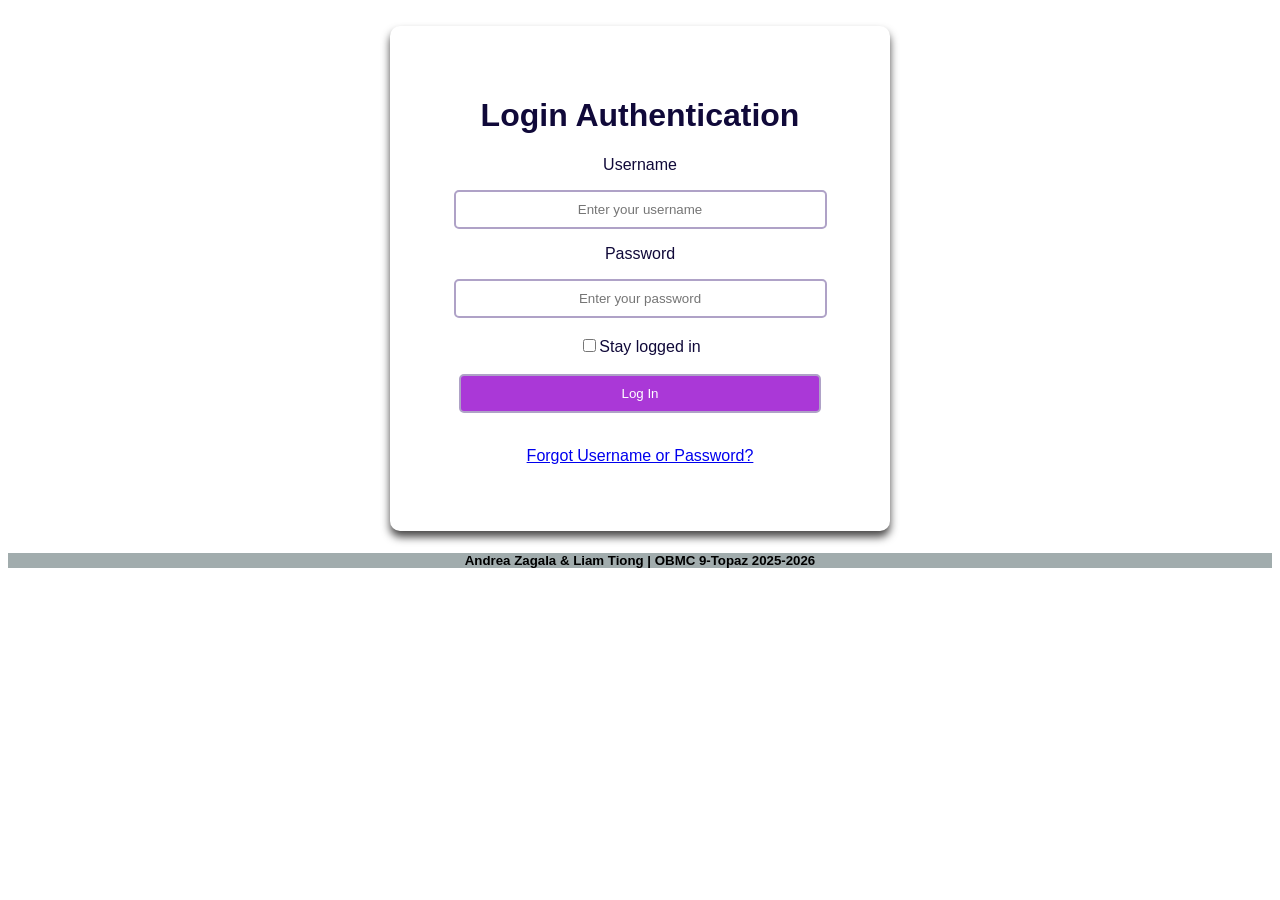
<file: index.html>
<!DOCTYPE html>
<html lang="en">
<head>
    <meta charset="UTF-8">
    <meta name="viewport" content="width=device-width, initial-scale=1.0">
    <title>Q4 Project</title>
    <style>
        body {
            background-image:url(https://t3.ftcdn.net/jpg/03/55/60/70/360_F_355607062_zYMS8jaz4SfoykpWz5oViRVKL32IabTP.jpg);
            background-size: cover;
            background-size: 150%, 100%;
            background-position: center;
            background-repeat: no-repeat;
            font-family: Noto Sans, sans-serif;
        }
        h5 {
        text-align: center;
        }
        div {
            text-align: center; 
        }
        input {
            padding: 10px 100px; 
            border: 2px solid rgb(175, 162, 199); 
            border-radius: 5px; 
            text-align: center;
        }
        .main-wrapper {
            display: flex;
            justify-content: center;
            align-items: center;
            gap: 40px;
            min-height: 100vh;
            padding: 36px 30px;
        }
        img {
        width: 150px;
        height: 150px;
        border-radius: 50%;
        object-fit: cover;
        }
    </style>
</head>
<body>
    <br><div style="background-color: white; padding: 50px; border-radius: 10px; max-width: 400px; margin: auto; color: #100939; box-shadow: 0px 6px 8px 0px #494848;">
        <h1>Login Authentication</h1>
        <form>
            <p>Username</p>
            <input type="text" id="input" placeholder="Enter your username"><br>
            <p>Password</p>
            <input type="password" id="input2" placeholder="Enter your password"><br><br>
            <label>
                <input type="checkbox" value="Stay logged in">Stay logged in
            </label><br><br>
            <input type="button" id="loginBtn" onclick="loginAuthentication()" value="Log In" style="padding: 10px 160px; color: white; background-color: rgb(170, 56, 215);">
        </form><br>
        <p><a href="https://account.live.com/username/recover">Forgot Username or Password?</a></p>
        <script src="proj.js"></script>
    </div>
    <footer>
        <h5 style="background-color:rgb(161, 172, 173);">Andrea Zagala & Liam Tiong | OBMC 9-Topaz 2025-2026</h5>
    </footer>
</body>
</html>
</file>
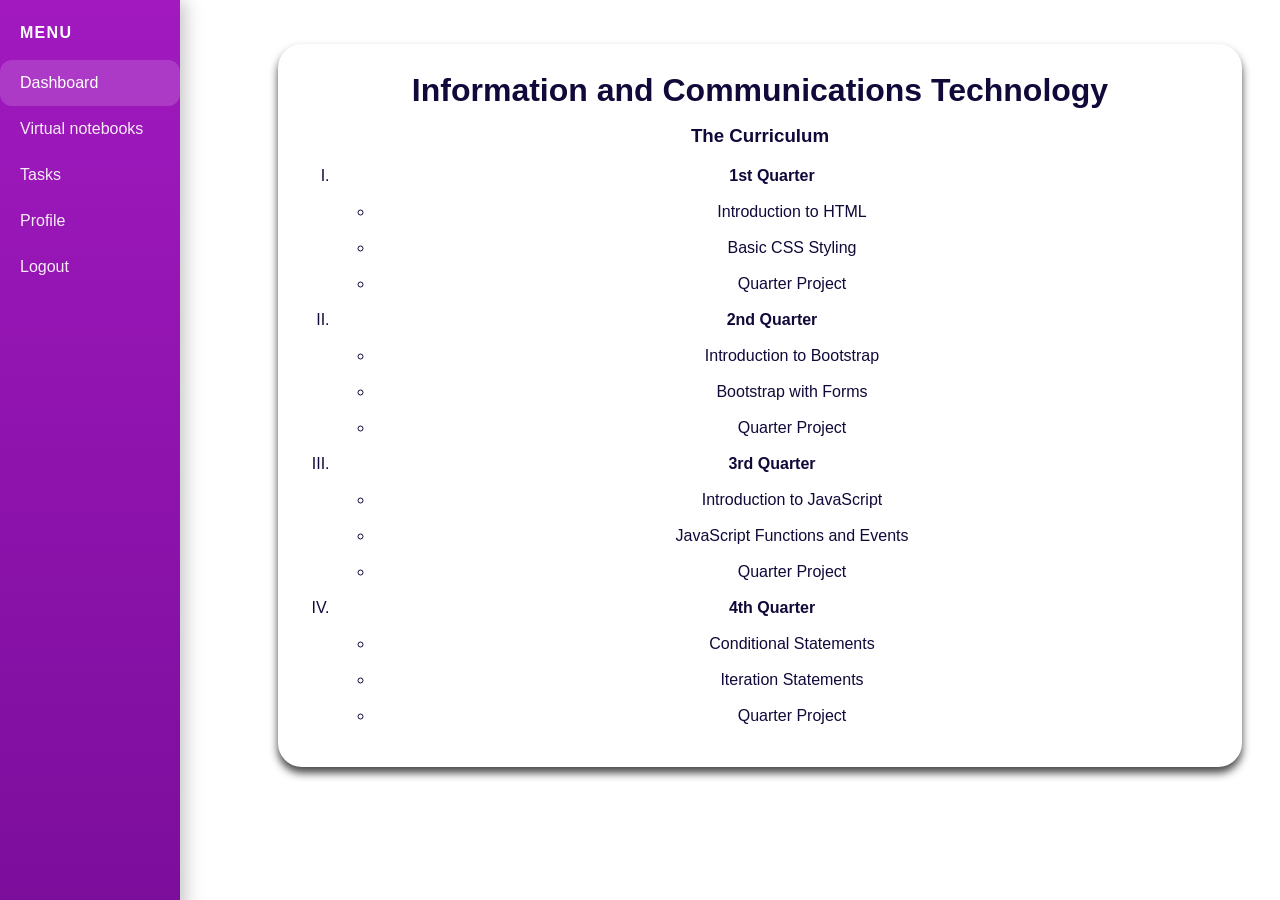
<file: dashboard.html>
<!DOCTYPE html>
<html lang="en">
<head>
    <meta charset="UTF-8">
    <meta name="viewport" content="width=device-width, initial-scale=1.0">
    <title>Q4 Project</title>
    <link rel="stylesheet" href="style.css">
    <style>
        body {
            background-image:url(https://t3.ftcdn.net/jpg/03/55/60/70/360_F_355607062_zYMS8jaz4SfoykpWz5oViRVKL32IabTP.jpg);
            background-size: cover;
            background-size: 150%, 100%;
            background-position: center;
            background-repeat: no-repeat;
            font-family: Noto Sans, sans-serif;
        }
        div {
            text-align: center; 
        }
        input {
            padding: 10px 25px; 
            border: 2px solid rgb(175, 162, 199); 
            border-radius: 5px; 
            text-align: center;
        }   
        .main-wrapper {
            margin-left: 180px;
            padding: 36px 30px;
            width: calc(100% - 180px);
        }
        .card {
        width: 100%;
        max-width: 900px;
        margin: 0 auto 40px;
        background: rgba(255, 255, 255, 0.95);
        padding: 28px 32px;
        border-radius: 24px;
        box-shadow: 0 10px 24px rgba(0, 0, 0, 0.18);
        color: #100939;
        text-align: left;
        }
        .card h1,
        .card h3 {
            margin: 0 0 16px;
            text-align: center;
        }

        .card ol {
            margin: 0;
            padding-left: 1.5rem;
        }

        .card li {
            margin: 0.65rem 0;
            line-height: 1.6;
        }

        .card ol ol {
            padding-left: 1.25rem;
            margin-top: 0.35rem;
        }

        .circle-list {
            list-style-type: circle;
        }
    </style>
</head>
<body>
    <ul class="sidebar">
        <li><h2>Menu</h2></li>
        <li><a class="active" href="dashboard.html">Dashboard</a></li>
        <li><a href="notebooks.html">Virtual notebooks</a></li>
        <li><a href="tasks.html">Tasks</a></li>
        <li><a href="profile.html">Profile</a></li>
        <li><a href="index.html">Logout</a></li>
    </ul>
    <div class="main-wrapper">
      <div class="card" style="background-color: white; margin: auto; color: #100939; box-shadow: 0px 6px 8px 0px #494848; text-align: center;">
        <h1>Information and Communications Technology</h1>
        <h3>The Curriculum</h3>
        <ol type="I">
            <li><b>1st Quarter</b>
                <ul class="circle-list">
                    <li>Introduction to HTML</li>
                    <li>Basic CSS Styling</li>
                    <li>Quarter Project</li>
                </ul>
            </li>
            <li><b>2nd Quarter</b>
                <ul class="circle-list">
                    <li>Introduction to Bootstrap</li>
                    <li>Bootstrap with Forms</li>
                    <li>Quarter Project</li>
                </ul>
            </li>
            <li><b>3rd Quarter</b>
                <ul class="circle-list">
                    <li>Introduction to JavaScript</li>
                    <li>JavaScript Functions and Events</li>
                    <li>Quarter Project</li>
                </ul>
            </li>
            <li><b>4th Quarter</b>
                <ul class="circle-list">
                    <li>Conditional Statements</li>
                    <li>Iteration Statements</li>
                    <li>Quarter Project</li>
                </ul>
            </li>
        </ol>
    </div>
</body>
</html>
</file>
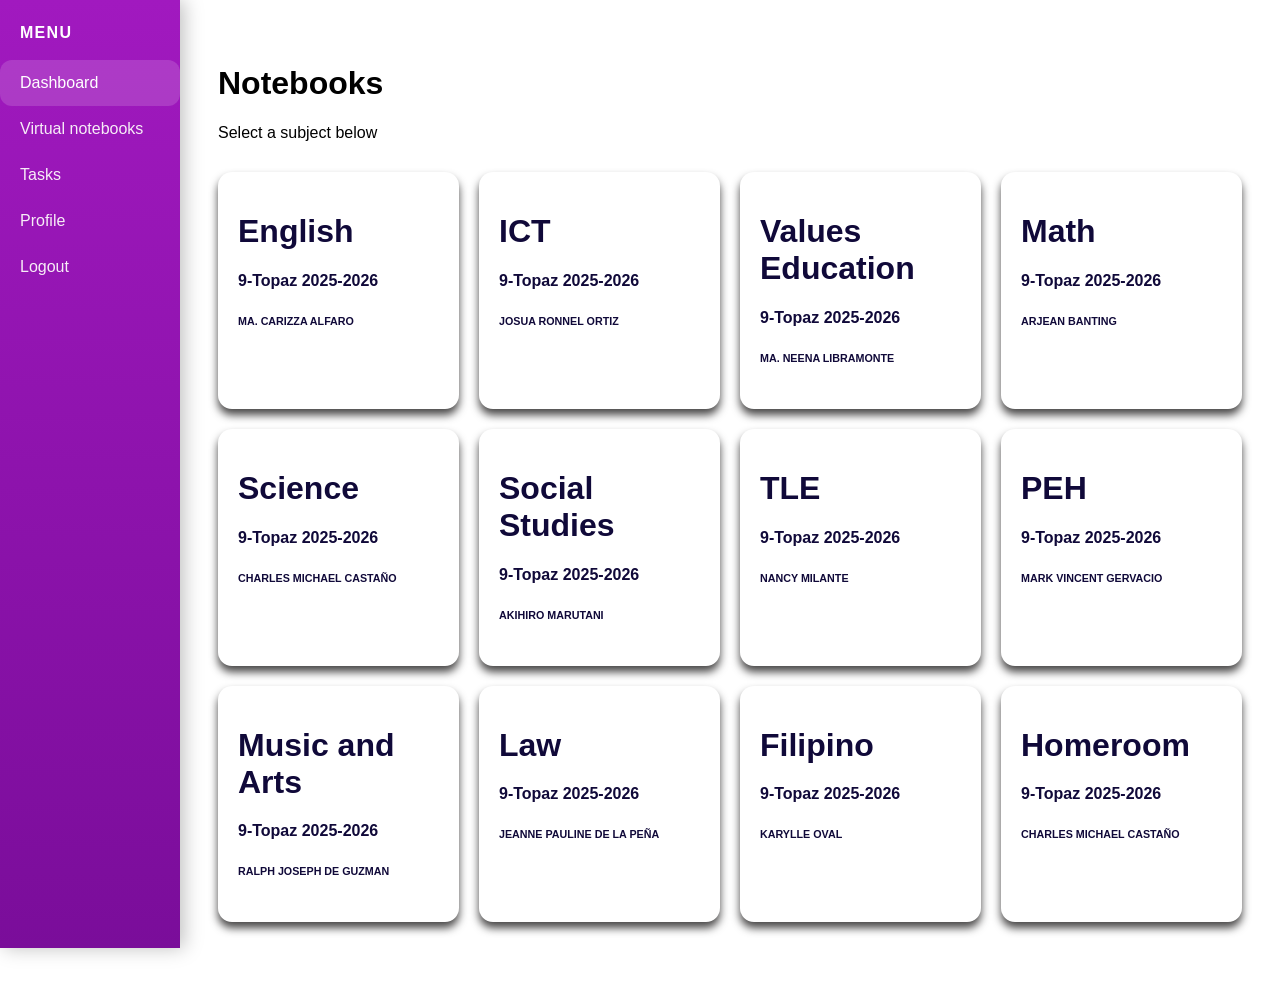
<file: notebooks.html>
<!DOCTYPE html>
<head>
 <html>
<head>
    <meta charset="utf-8">
    <meta name="viewport" content="width=device-width, initial-scale=1">
    <title>Q4 Project</title>
    <link rel="stylesheet" href="style.css">
</head>
    <style>
        body {
            background: url(https://t3.ftcdn.net/jpg/03/55/60/70/360_F_355607062_zYMS8jaz4SfoykpWz5oViRVKL32IabTP.jpg) center center/cover no-repeat fixed;
            background-size: cover;
            background-size: 150%, 100%;
            background-position: center;
            background-repeat: no-repeat;
            font-family: Noto Sans, sans-serif;
        }
        ul.sidebar {
                list-style: none;
                margin: 0;
                padding: 24px 0;
                width: 180px;
                background: linear-gradient(180deg, #a119bf 0%, #7a0d9a 100%);
                position: fixed;
                top: 0;
                left: 0;
                height: 100%;
                overflow: auto;
                box-shadow: 4px 0 18px rgba(0, 0, 0, 0.25);
        }

        ul.sidebar h2 {
            color: #fff;
            font-size: 16px;
            margin: 0 0 18px;
            padding: 0 20px;
            text-transform: uppercase;
            letter-spacing: 0.08em;
        }

        ul.sidebar li {
            margin: 0;
        }

        ul.sidebar li a {
            display: flex;
            align-items: center;
            gap: 10px;
            color: #f7edf7;
            padding: 14px 20px;
            text-decoration: none;
            border-radius: 12px;
            transition: background 0.25s ease, color 0.25s ease;
        }

        ul.sidebar li a.active,
        ul.sidebar li a:hover {
            background: rgba(255, 255, 255, 0.15);
            color: #ffffff;
        }

        ul.sidebar li a span.icon {
            width: 28px;
            height: 28px;
            display: inline-flex;
            justify-content: center;
            align-items: center;
            background: rgba(255, 255, 255, 0.18);
            border-radius: 8px;
            font-size: 14px;
        }
        .main-wrapper {
            padding: 36px 30px;
            margin-left: 180px;
        }
        h5 {
            text-align: center;
        }
        .grid {
            display: grid;
            grid-template-columns: repeat(4, 1fr);
            gap: 20px;
            margin: 30px 0;
            }

        .box {
            padding: 20px;
            border-radius: 14px;
            color: #fff;
            min-height: 140px;
            box-sizing: border-box;
        }
</style>
</head>
<body>
    <ul class="sidebar">
        <li><h2>Menu</h2></li>
        <li><a class="active" href="dashboard.html">Dashboard</a></li>
        <li><a href="notebooks.html">Virtual notebooks</a></li>
        <li><a href="tasks.html">Tasks</a></li>
        <li><a href="profile.html">Profile</a></li>
        <li><a href="index.html">Logout</a></li>
    </ul>
    <div class="main-wrapper">
        <h1>Notebooks</h1>
        <p>Select a subject below</p>
        <div class="grid">
            <div class="box" style="background-color: white; color: #100939; box-shadow: 0px 6px 8px 0px #494848;">
            <h1>English</h1>
            <h4>9-Topaz 2025-2026</h4>
            <h6>MA. CARIZZA ALFARO</h6>
            </div>
            <div class="box" style="background-color: white; color: #100939; box-shadow: 0px 6px 8px 0px #494848;">
                <h1>ICT</h1>
                <h4>9-Topaz 2025-2026</h4>
                <h6>JOSUA RONNEL ORTIZ</h6>
            </div>
            <div class="box" style="background-color: white; color: #100939; box-shadow: 0px 6px 8px 0px #494848;">
                <h1>Values Education</h1>
                <h4>9-Topaz 2025-2026</h4>
                <h6>MA. NEENA LIBRAMONTE</h6>
            </div>
            <div class="box" style="background-color: white; color: #100939; box-shadow: 0px 6px 8px 0px #494848;">
                <h1>Math</h1>
                <h4>9-Topaz 2025-2026</h4>
                <h6>ARJEAN BANTING</h6>
            </div>
            <div class="box" style="background-color: white; color: #100939; box-shadow: 0px 6px 8px 0px #494848;">
                <h1>Science</h1>
                <h4>9-Topaz 2025-2026</h4>
                <h6>CHARLES MICHAEL CASTAÑO</h6>
            </div>
            <div class="box" style="background-color: white; color: #100939; box-shadow: 0px 6px 8px 0px #494848;">
                <h1>Social Studies</h1>
                <h4>9-Topaz 2025-2026</h4>
                <h6>AKIHIRO MARUTANI</h6>
            </div>
            <div class="box" style="background-color: white; color: #100939; box-shadow: 0px 6px 8px 0px #494848;">
                <h1>TLE</h1>
                <h4>9-Topaz 2025-2026</h4>
                <h6>NANCY MILANTE</h6>
            </div>
            <div class="box" style="background-color: white; color: #100939; box-shadow: 0px 6px 8px 0px #494848;">
                <h1>PEH</h1>
                <h4>9-Topaz 2025-2026</h4>
                <h6>MARK VINCENT GERVACIO</h6>
            </div>
            <div class="box" style="background-color: white; color: #100939; box-shadow: 0px 6px 8px 0px #494848;">
                <h1>Music and Arts</h1>
                <h4>9-Topaz 2025-2026</h4>
                <h6>RALPH JOSEPH DE GUZMAN</h6>
            </div>
            <div class="box" style="background-color: white; color: #100939; box-shadow: 0px 6px 8px 0px #494848;">
                <h1>Law</h1>
                <h4>9-Topaz 2025-2026</h4>
                <h6>JEANNE PAULINE DE LA PEÑA</h6>
            </div>
            <div class="box" style="background-color: white; color: #100939; box-shadow: 0px 6px 8px 0px #494848;">
                <h1>Filipino</h1>
                <h4>9-Topaz 2025-2026</h4>
                <h6>KARYLLE OVAL</h6>
            </div>
            <div class="box" style="background-color: white; color: #100939; box-shadow: 0px 6px 8px 0px #494848;">
                <h1>Homeroom</h1>
                <h4>9-Topaz 2025-2026</h4>
                <h6>CHARLES MICHAEL CASTAÑO</h6>
            </div>
        </div>
    </div>
</body>
</html>
</file>
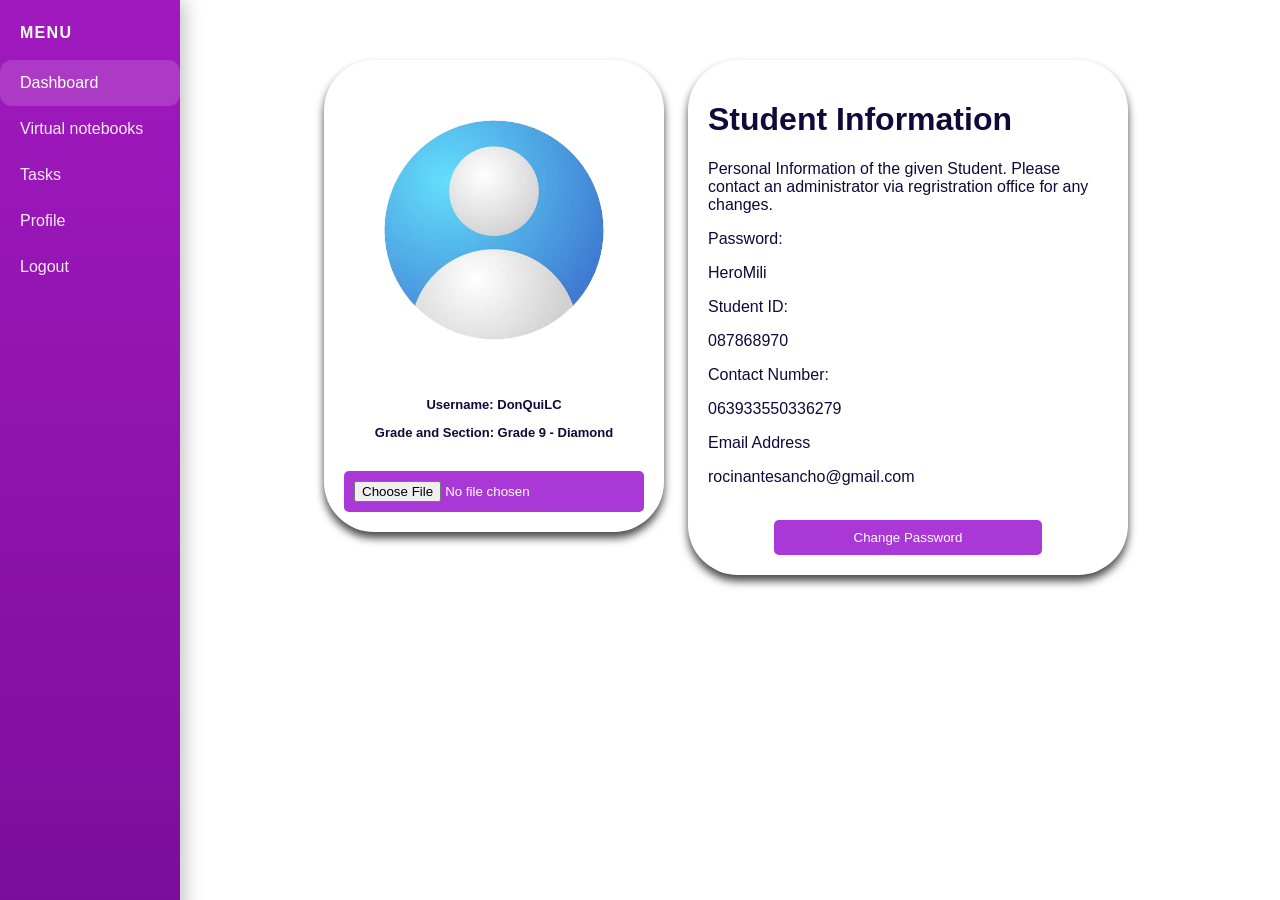
<file: profile.html>
<!DOCTYPE html>
<html lang="en">
<head>
    <meta charset="UTF-8">
    <meta name="viewport" content="width=device-width, initial-scale=1.0">
    <title>Q4 Project</title>
    <href rel="stylesheet" href="style.css">
    <style>
        body {
            background-image:url(https://t3.ftcdn.net/jpg/03/55/60/70/360_F_355607062_zYMS8jaz4SfoykpWz5oViRVKL32IabTP.jpg);
            background-size: cover;
            background-size: 150%, 100%;
            background-position: center;
            background-repeat: no-repeat;
            font-family: Noto Sans, sans-serif;
            margin-left: 180px;
        }
        div {
            text-align: center; 
        }
        h5 {
        text-align: center;
        }
        input {
            padding: 10px 100px; 
            border: 2px solid rgb(175, 162, 199); 
            border-radius: 5px; 
            text-align: center;
        }
        ul.sidebar {
        list-style: none;
        margin: 0;
        padding: 24px 0;
        width: 180px;
        background: linear-gradient(180deg, #a119bf 0%, #7a0d9a 100%);
        position: fixed;
        top: 0;
        left: 0;
        height: 100%;
        overflow: auto;
        box-shadow: 4px 0 18px rgba(0, 0, 0, 0.25);
        }

        ul.sidebar h2 {
            color: #fff;
            font-size: 16px;
            margin: 0 0 18px;
            padding: 0 20px;
            text-transform: uppercase;
            letter-spacing: 0.08em;
        }

        ul.sidebar li {
            margin: 0;
        }

        ul.sidebar li a {
            display: flex;
            align-items: center;
            gap: 10px;
            color: #f7edf7;
            padding: 14px 20px;
            text-decoration: none;
            border-radius: 12px;
            transition: background 0.25s ease, color 0.25s ease;
        }

        ul.sidebar li a.active,
        ul.sidebar li a:hover {
            background: rgba(255, 255, 255, 0.15);
            color: #ffffff;
        }

        ul.sidebar li a span.icon {
            width: 28px;
            height: 28px;
            display: inline-flex;
            justify-content: center;
            align-items: center;
            background: rgba(255, 255, 255, 0.18);
            border-radius: 8px;
            font-size: 14px;
        }
        .main-wrapper {
            padding: 36px 30px;
            display: flex;
            gap: 24px;
            justify-content: center;
            align-items: flex-start;
            flex-wrap: wrap;
            margin-top: 24px;
            
        }
        .main-wrapper > div {
            background-color: white;
            color: #100939;
            padding: 20px;
            border-radius: 50px;
            box-shadow: 0px 6px 8px rgba(73, 72, 72, 0.35);
        }
        .profile-card {
            flex: 1 1 320px;
            max-width: 420px;
        }
        img {
        width: 300px;
        height: 300px;
        border-radius: 50%;
        object-fit: cover;
        }
    </style>
</head>
<body>
    <ul class="sidebar">
        <li><h2>Menu</h2></li>
        <li><a class="active" href="dashboard.html">Dashboard</a></li>
        <li><a href="notebooks.html">Virtual notebooks</a></li>
        <li><a href="tasks.html">Tasks</a></li>
        <li><a href="profile.html">Profile</a></li>
        <li><a href="index.html">Logout</a></li>
    </ul>
    <div class="main-wrapper">
        <div class ="profile-card" style="text-align: center; background-color: white; color: #100939; padding: 20px; max-width: 300px; box-shadow: 0px 6px 8px 0px #494848;">
            <img id="preview" src="png.png" alt="Profile preview">
            <p style="font-size: 13px; font-weight: bold;">Username: DonQuiLC</p>
            <p style="font-size: 13px; font-weight: bold;">Grade and Section: Grade 9 - Diamond</p>
            <form>
                <br><input id="fileInput" type="file" accept="image/*" style="display:block; width:100%; box-sizing:border-box; background-color: rgb(170, 56, 215); color:white; padding:10px; border:none; border-radius:5px;">
            </form>
        </div>
        <div class="profile-card" style="text-align: left; background-color: white; padding: 20px; border-radius: 50px; max-width: 400px; color: #100939; box-shadow: 0px 6px 8px 0px #494848;">
            <h1><b>Student Information</b></h1>
            <p>Personal Information of the given Student. Please contact an administrator via regristration office for any changes.</p>
            <p>Password:</p>
            <p>HeroMili</p>
            <p>Student ID:</p>
            <p>087868970</p>
            <p>Contact Number:</p>
            <p>063933550336279</p>
            <p>Email Address</p>
            <p>rocinantesancho@gmail.com</p>
            <form style="text-align:center;">
                <br><button id="changePasswordBtn" type="button" onclick="changePassword()" style="background-color: rgb(170, 56, 215); color: white; padding: 10px 80px; border: none; border-radius: 5px; text-align: center;">Change Password</button>
            </form>
        </div>
    </div><br>
    <script src="proj5.js"></script>
    <script>
        const fileInput = document.getElementById('fileInput');
        const previewImg = document.getElementById('preview');
        if (fileInput && previewImg) {
            fileInput.addEventListener('change', function(event) {
                const file = event.target.files[0];
                if (file && file.type.startsWith('image/')) {
                    const reader = new FileReader();
                    reader.onload = function(e) {
                        previewImg.src = e.target.result;
                    };
                    reader.readAsDataURL(file);
                }
            });
        }
    </script>
</body>
</html>
</file>
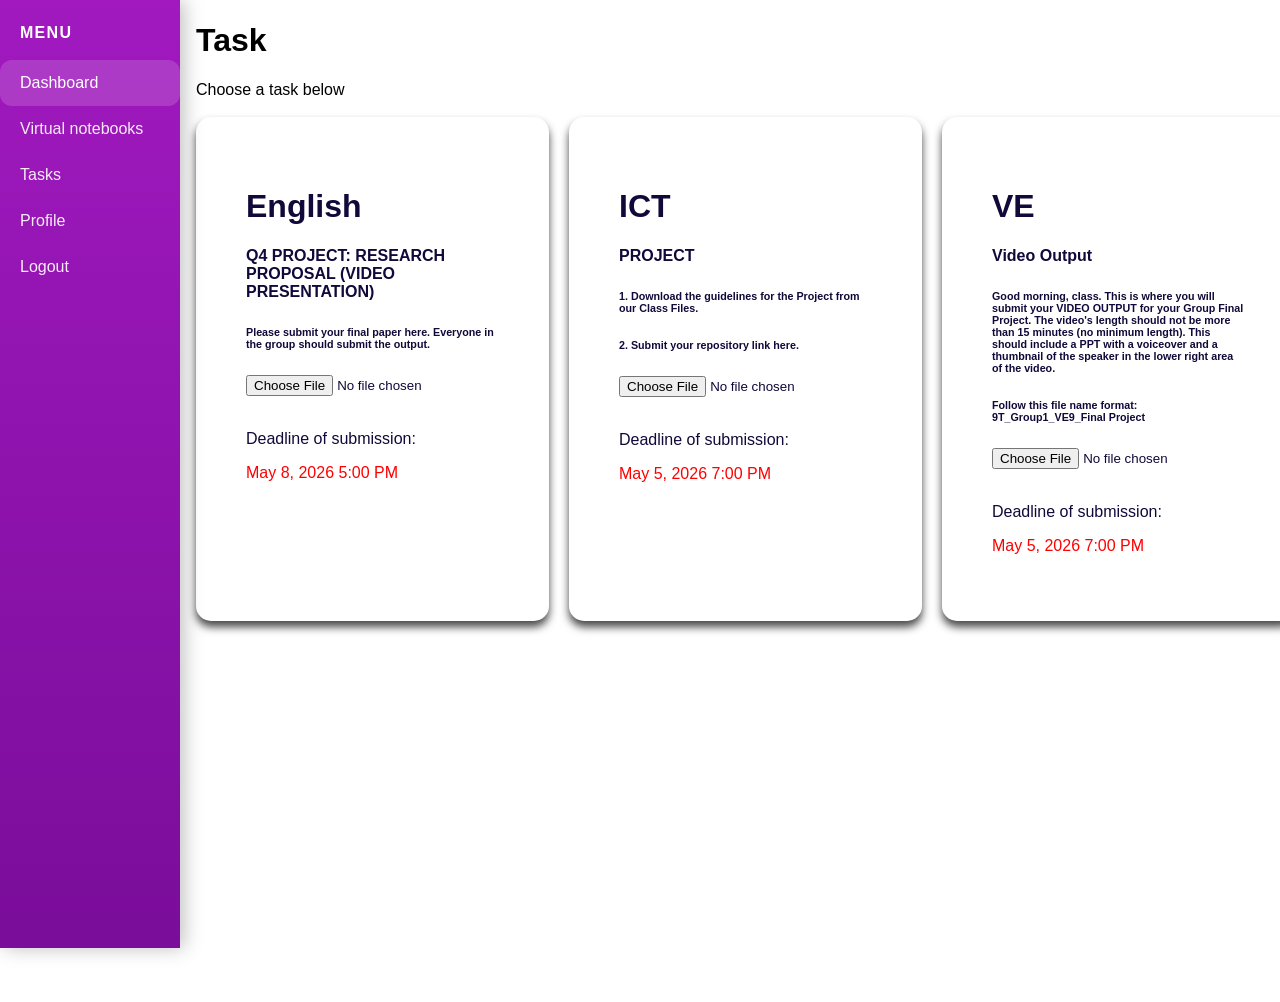
<file: tasks.html>
<!DOCTYPE html>
<head>
    <meta charset="utf-8">
    <meta name="viewport" content="width=device-width, initial-scale=1">
    <title>Q4 Project</title>
    <link rel="stylesheet" href="style.css">
    <style>
        body {
            margin: 0;
            background: url(https://t3.ftcdn.net/jpg/03/55/60/70/360_F_355607062_zYMS8jaz4SfoykpWz5oViRVKL32IabTP.jpg) center center/cover no-repeat fixed;
            font-family: Noto Sans, sans-serif;
        }
        
        ul.sidebar {
        list-style: none;
        margin: 0;
        padding: 24px 0;
        width: 180px;
        background: linear-gradient(180deg, #a119bf 0%, #7a0d9a 100%);
        position: fixed;
        top: 0;
        left: 0;
        height: 100%;
        overflow: auto;
        box-shadow: 4px 0 18px rgba(0, 0, 0, 0.25);
        }

        ul.sidebar h2 {
            color: #fff;
            font-size: 16px;
            margin: 0 0 18px;
            padding: 0 20px;
            text-transform: uppercase;
            letter-spacing: 0.08em;
        }

        ul.sidebar li {
            margin: 0;
        }

        ul.sidebar li a {
            display: flex;
            align-items: center;
            gap: 10px;
            color: #f7edf7;
            padding: 14px 20px;
            text-decoration: none;
            border-radius: 12px;
            transition: background 0.25s ease, color 0.25s ease;
        }

        ul.sidebar li a.active,
        ul.sidebar li a:hover {
            background: rgba(255, 255, 255, 0.15);
            color: #ffffff;
        }

        ul.sidebar li a span.icon {
            width: 28px;
            height: 28px;
            display: inline-flex;
            justify-content: center;
            align-items: center;
            background: rgba(255, 255, 255, 0.18);
            border-radius: 8px;
            font-size: 14px;
        }
        .main-wrapper {
            padding: 36px 30px;
            margin-left: 180px;
        }
        h5 {
        text-align: center;
        }
        .box {
        float: left;
        width: 33.33%;
        padding: 50px;
        border-radius: 15px;
        box-sizing: border-box;
        }

        .clearfix::after {
        content: "";
        clear: both;
        display: table;
        }
        
        .clearfix {
        display: flex;
        gap: 20px;
        }
    </style>
</head>
<body>
    <ul class="sidebar">
        <li><h2>Menu</h2></li>
        <li><a class="active" href="dashboard.html">Dashboard</a></li>
        <li><a href="notebooks.html">Virtual notebooks</a></li>
        <li><a href="tasks.html">Tasks</a></li>
        <li><a href="profile.html">Profile</a></li>
        <li><a href="index.html">Logout</a></li>
    </ul>
    <div style="margin-left:180px;padding:1px 16px;height:1000px;">
    <h1>Task</h1>
    <header>
        Choose a task below
    </header><br>
    <div class="clearfix">
        <div class="box" style="background-color: white; color: #100939; box-shadow: 0px 6px 8px 0px #494848;">
            <h1>English</h1>
            <h4>Q4 PROJECT: RESEARCH PROPOSAL (VIDEO PRESENTATION)</h4>
            <h6>Please submit your final paper here. Everyone in the group should submit the output.</h6>
                <form action="upload.php" method="post" enctype="multipart/form-data">
                    <input type="file" name="fileToUpload" id="fileToUpload"><br>
                </form><br>
            <p>Deadline of submission:</p><p style="color:red;">May 8, 2026 5:00 PM</p>
    </div>
    <div class="box" style="background-color: white; color: #100939; box-shadow: 0px 6px 8px 0px #494848;">
        <h1>ICT</h1>
        <h4>PROJECT</h4>
        <h6>1. Download the guidelines for the Project from our Class Files.</h6>
        <h6>2. Submit your repository link here.</h6>
        <form action="upload.php" method="post" enctype="multipart/form-data">
            <input type="file" name="fileToUpload" id="fileToUpload"><br>
        </form><br>
    <p>Deadline of submission:</p><p style="color:red;">May 5, 2026 7:00 PM</p>
    </div>
    <div class="box" style="background-color: white; color: #100939; box-shadow: 0px 6px 8px 0px #494848;">
        <h1>VE</h1>
        <h4>Video Output</h4>
        <h6>Good morning, class. This is where you will submit your VIDEO OUTPUT for your Group Final Project. The video's length should not be more than 15 minutes (no minimum length). This should include a PPT with a voiceover and a thumbnail of the speaker in the lower right area of the video.</h6>
        <h6>Follow this file name format: 9T_Group1_VE9_Final Project</h6>
        <form action="upload.php" method="post" enctype="multipart/form-data">
                <input type="file" name="fileToUpload" id="fileToUpload"><br>
            </form><br>
    <p>Deadline of submission:</p><p style="color:red;">May 5, 2026 7:00 PM</p>
    </div>
</body>
</html>
</file>
<file: style.css>
ul.sidebar {
    list-style: none;
    margin: 0;
    padding: 24px 0;
    width: 180px;
    background: linear-gradient(180deg, #a119bf 0%, #7a0d9a 100%);
    position: fixed;
    top: 0;
    left: 0;
    height: 100%;
    overflow: auto;
    box-shadow: 4px 0 18px rgba(0, 0, 0, 0.25);
}

ul.sidebar h2 {
    color: #fff;
    font-size: 16px;
    margin: 0 0 18px;
    padding: 0 20px;
    text-transform: uppercase;
    letter-spacing: 0.08em;
    }

ul.sidebar li {
    margin: 0;
}

ul.sidebar li a {
    display: flex;
    align-items: center;
    gap: 10px;
    color: #f7edf7;
    padding: 14px 20px;
    text-decoration: none;
    border-radius: 12px;
    transition: background 0.25s ease, color 0.25s ease;
}

ul.sidebar li a.active,
ul.sidebar li a:hover {
    background: rgba(255, 255, 255, 0.15);
    color: #ffffff;
}

ul.sidebar li a span.icon {
    width: 28px;    
    height: 28px;
    display: inline-flex;
    justify-content: center;
    align-items: center;
    background: rgba(255, 255, 255, 0.18);
    border-radius: 8px;
    font-size: 14px;
}

.main-wrapper {
    padding: 36px 30px;
}
</file>
